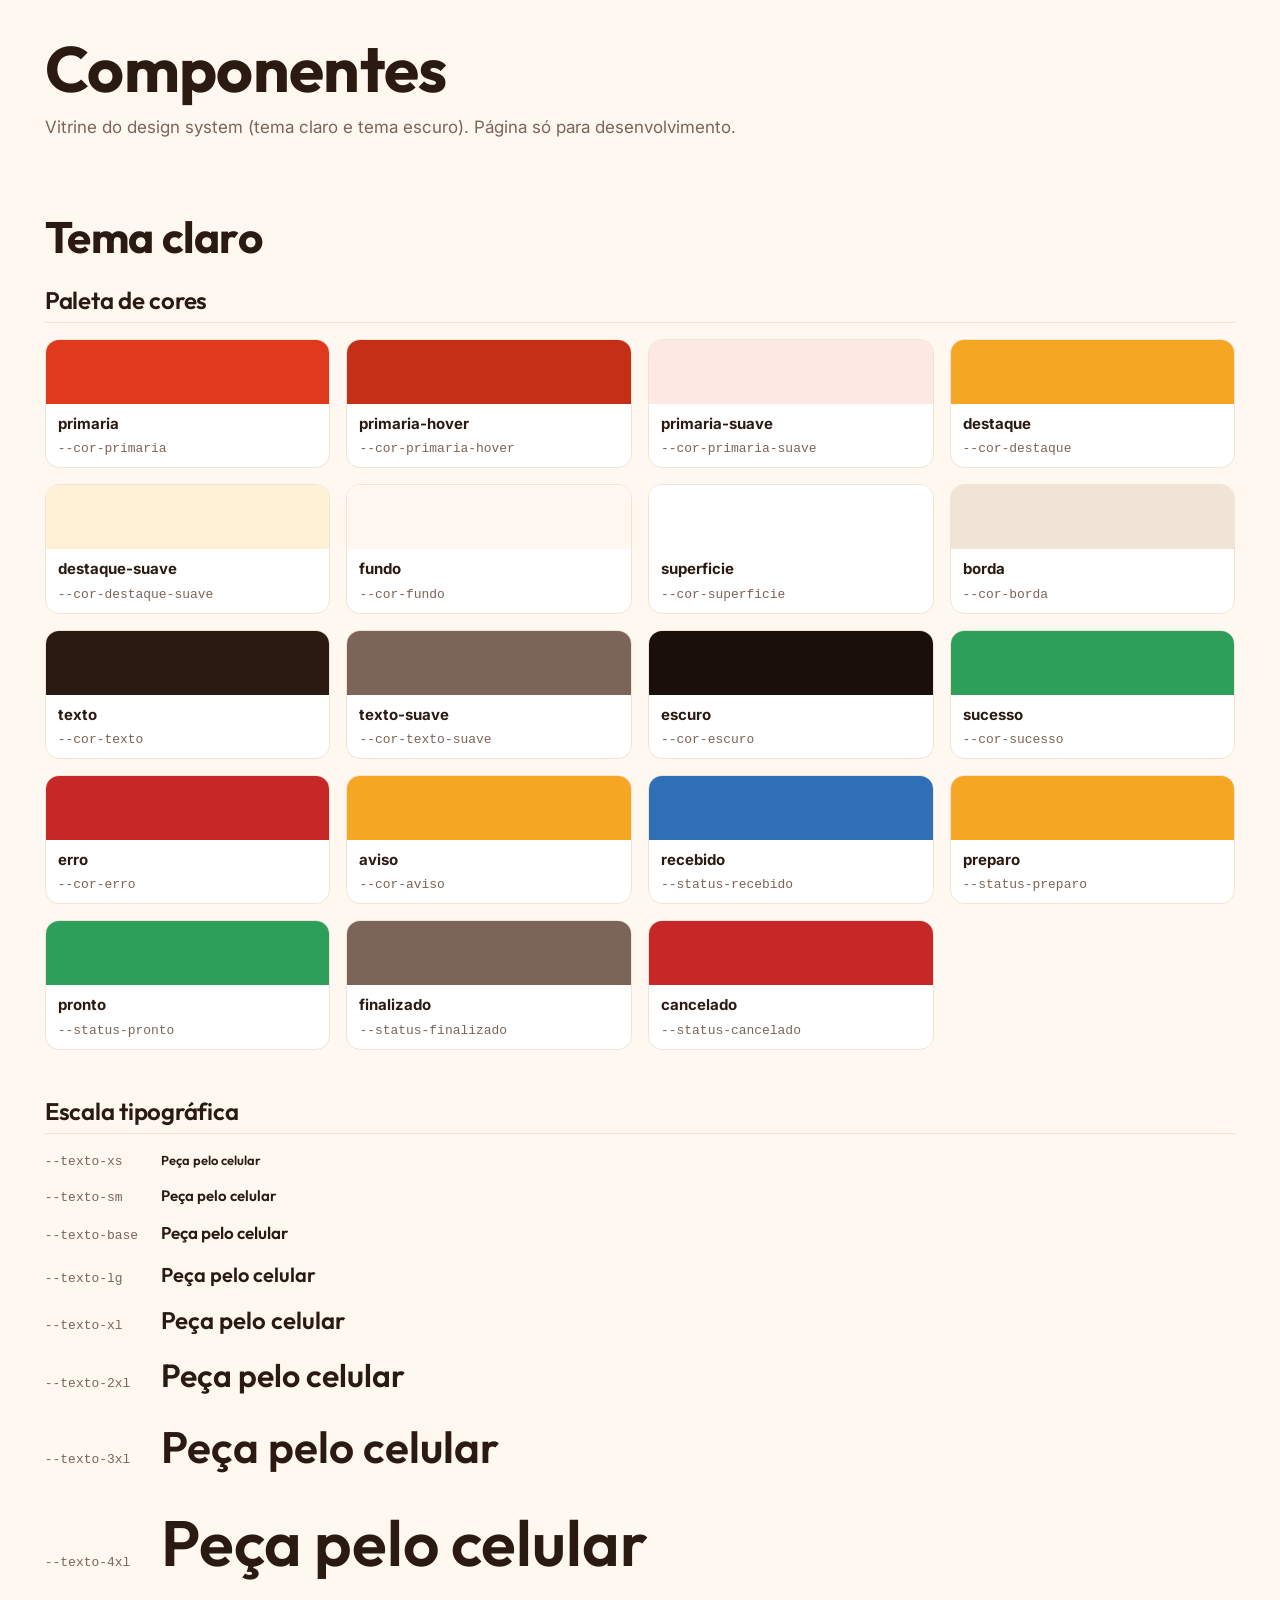
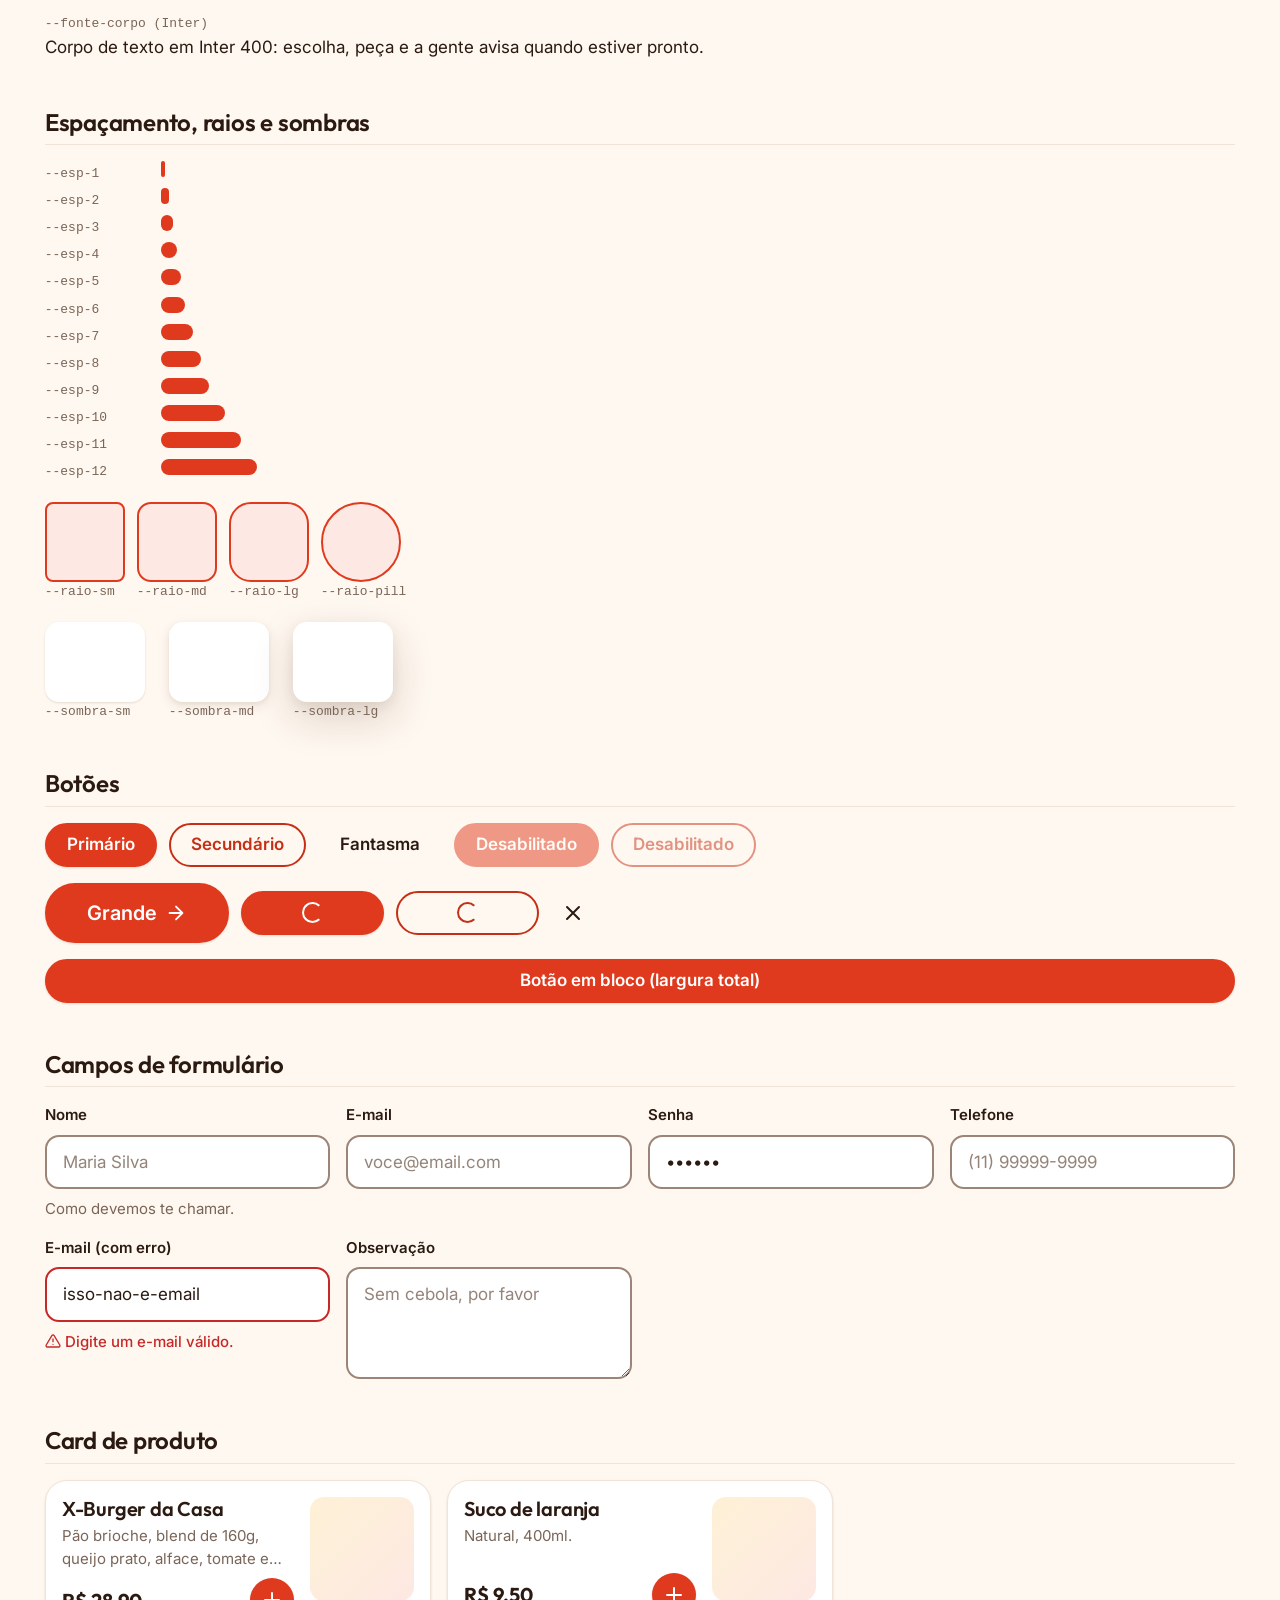
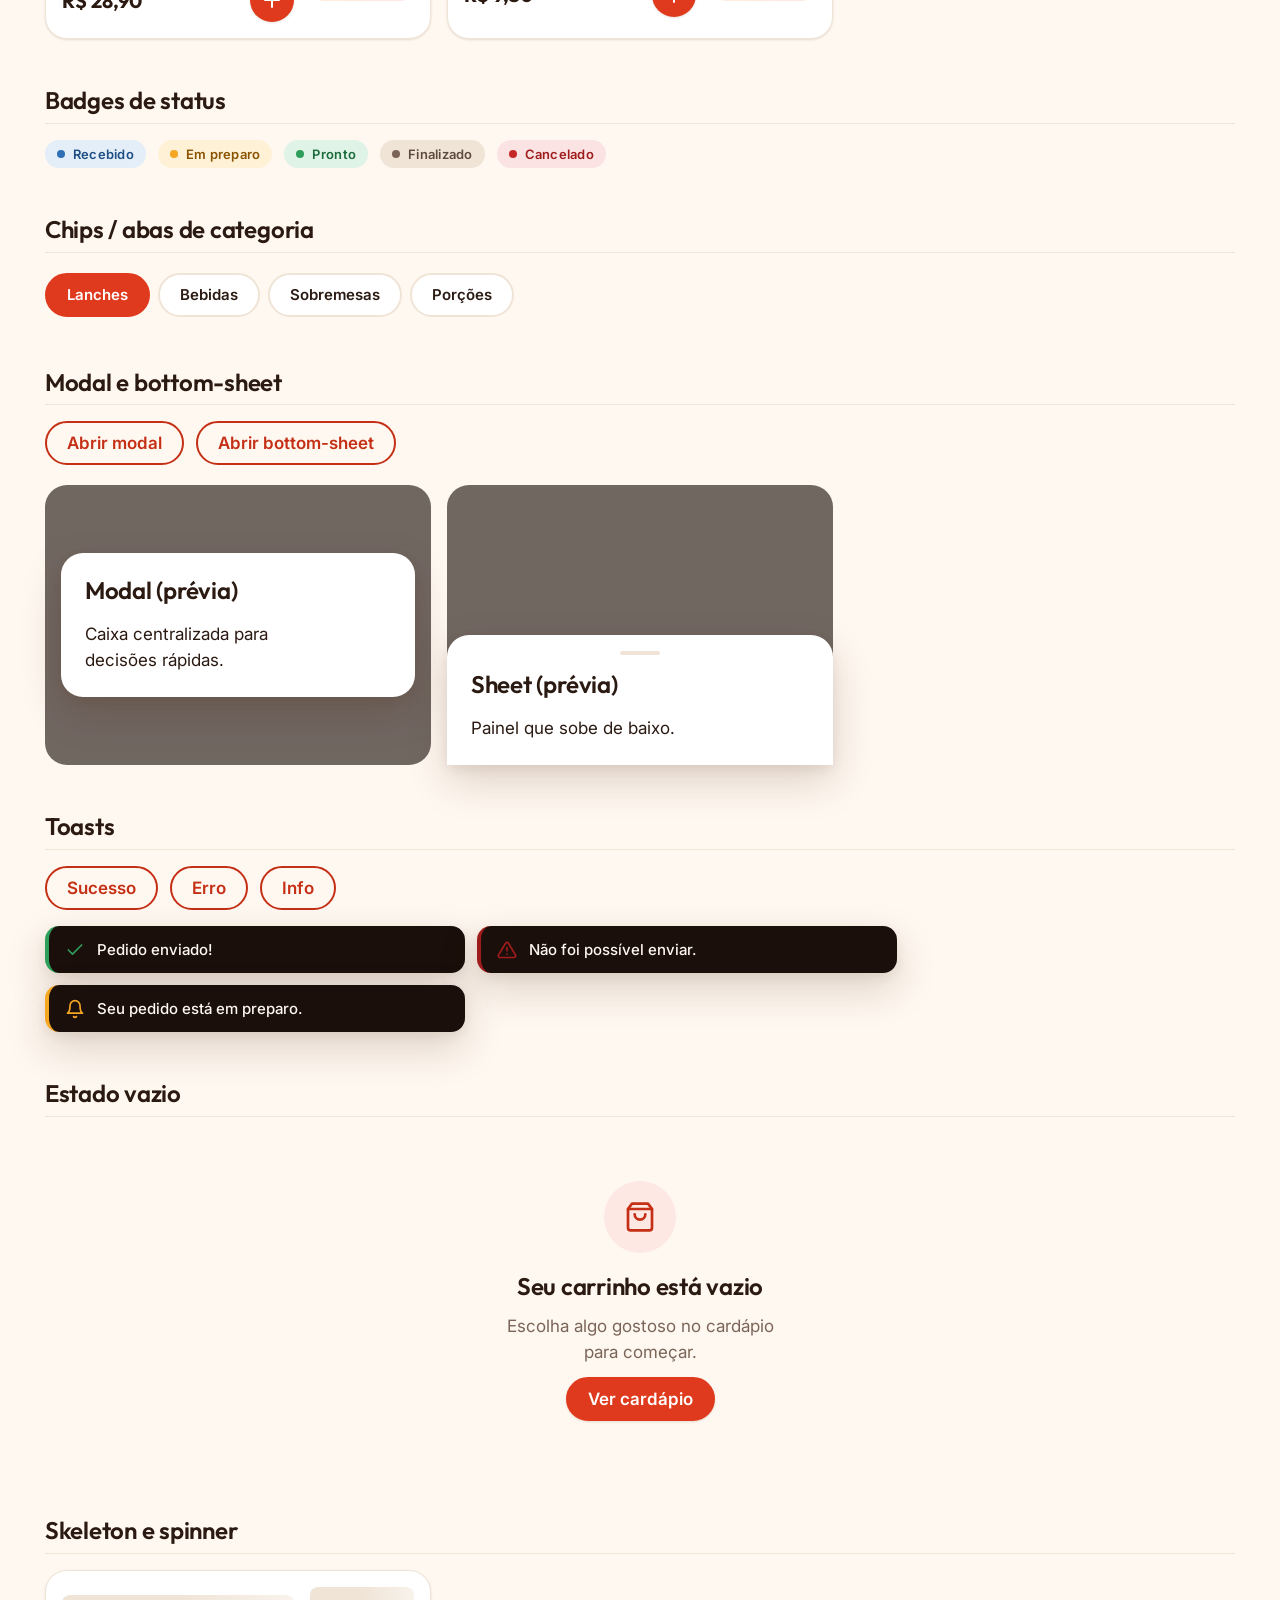
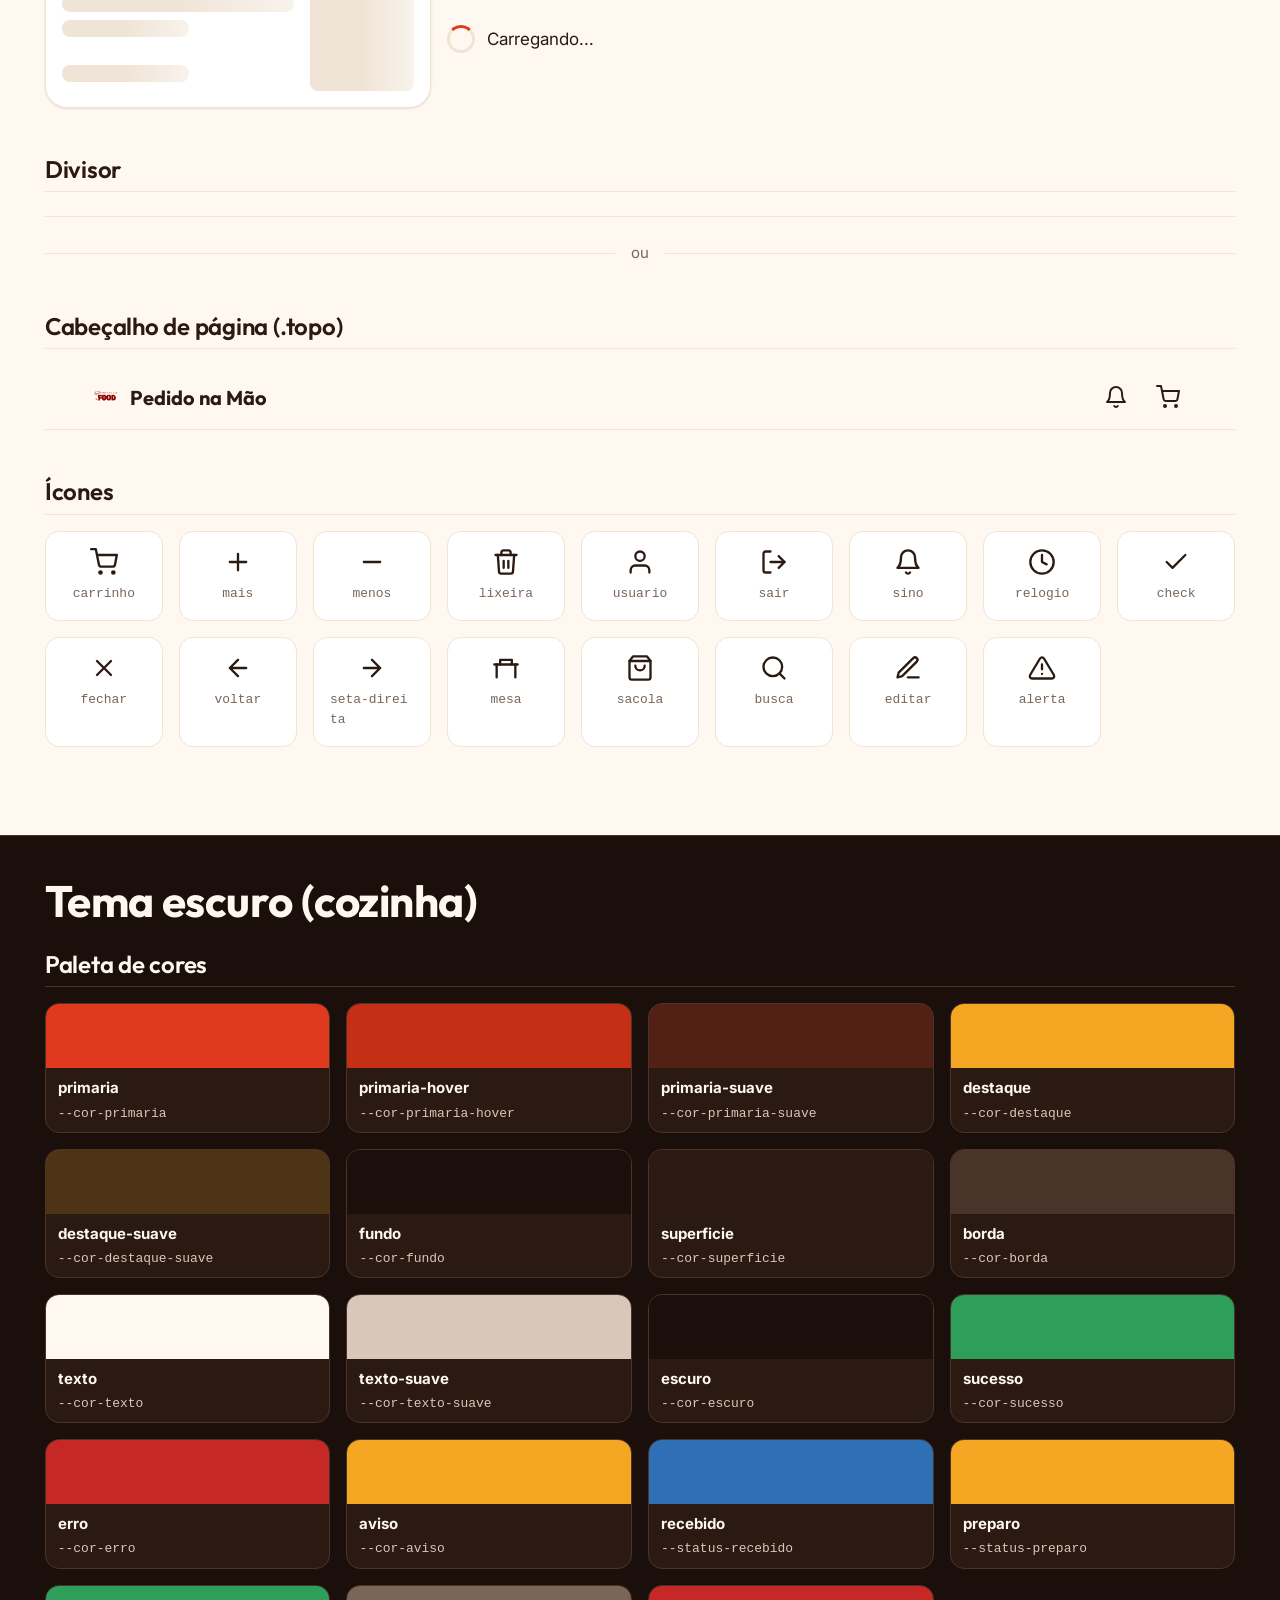
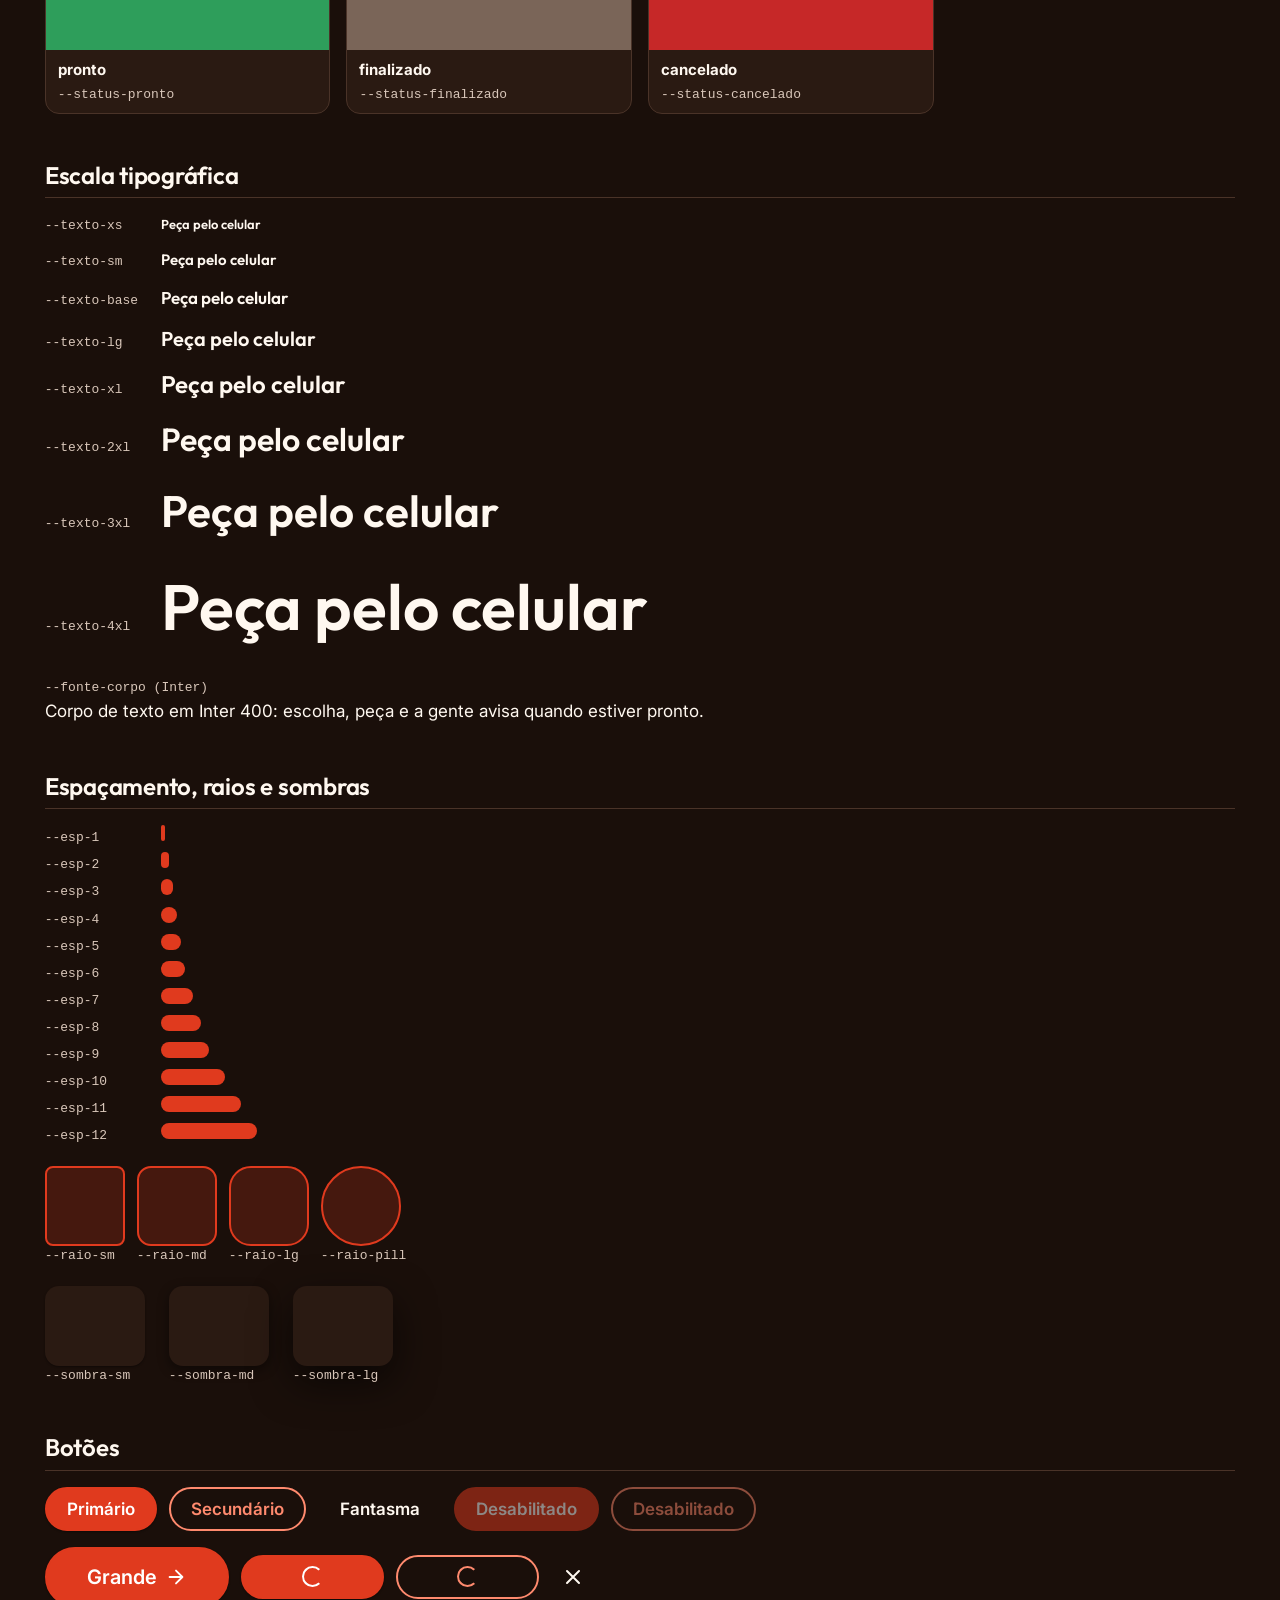
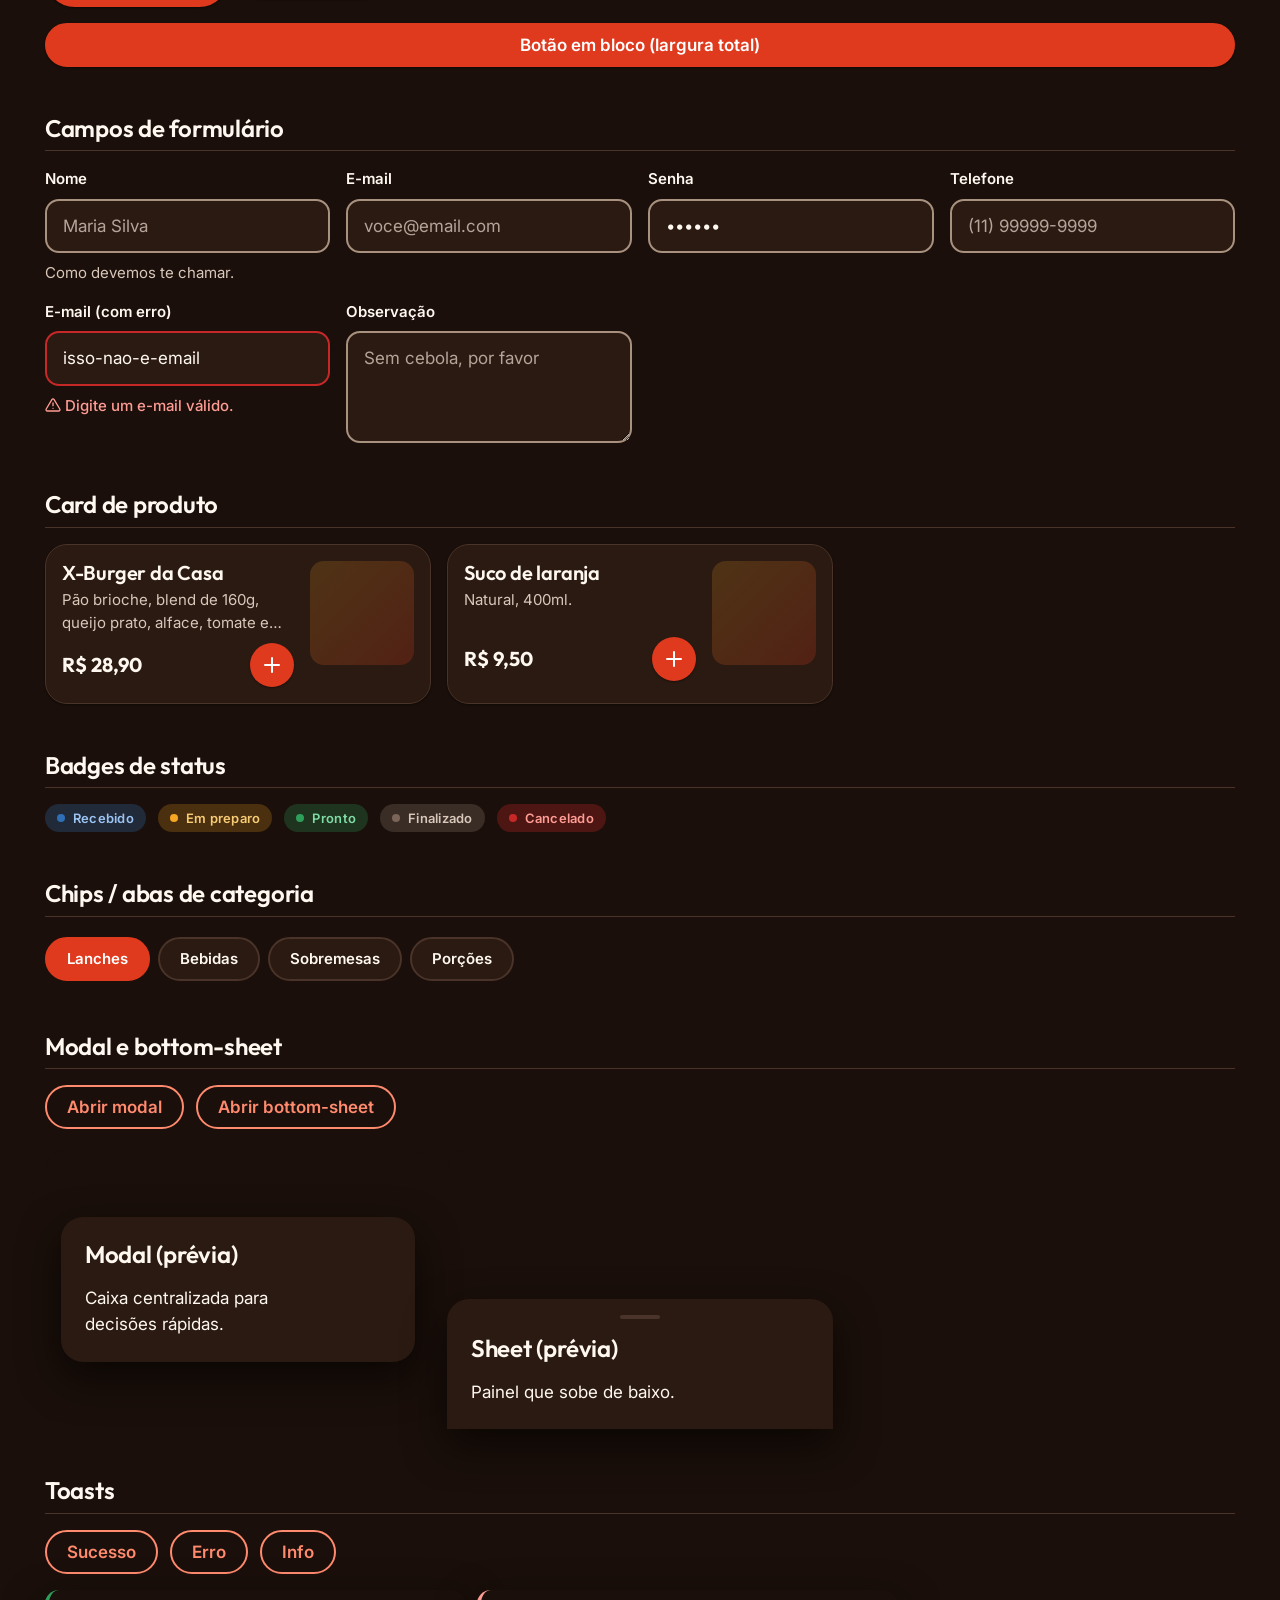
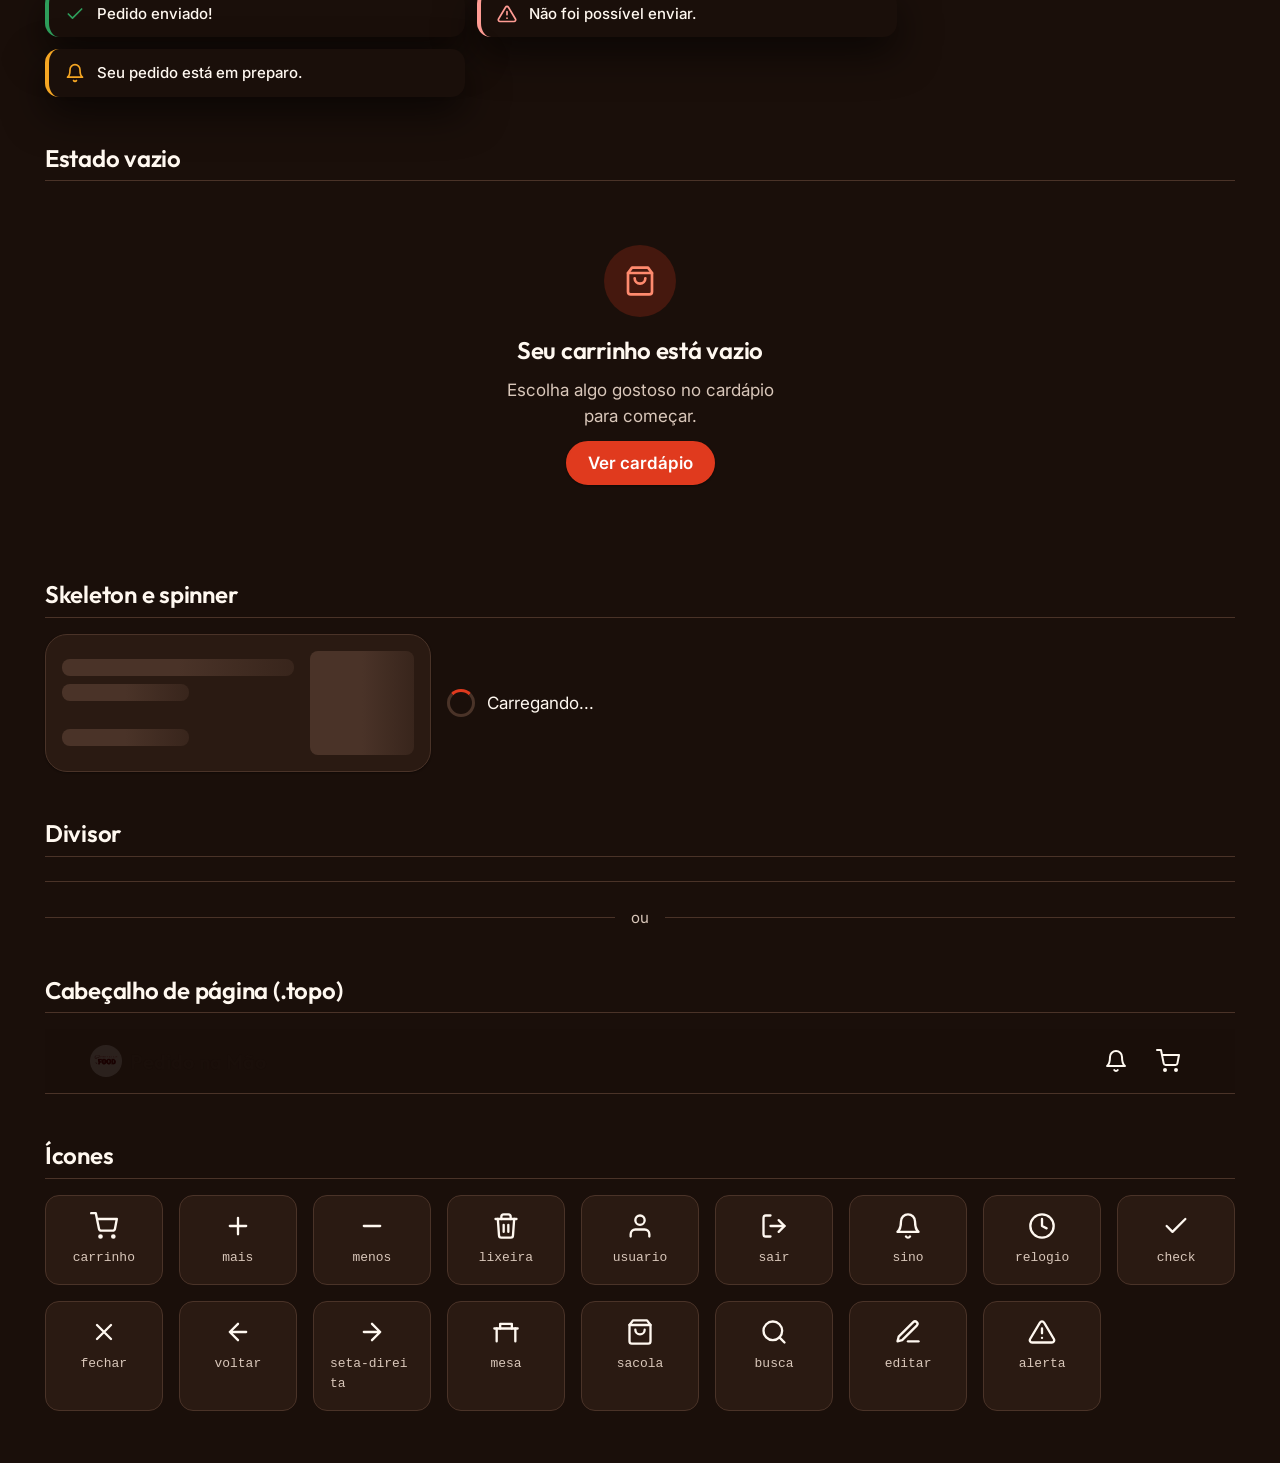
<file: dev/componentes.html>
<!DOCTYPE html>
<html lang="pt-BR">
<head>
  <meta charset="utf-8">
  <meta name="viewport" content="width=device-width, initial-scale=1">
  <meta name="robots" content="noindex">
  <title>Componentes — página de desenvolvimento</title>
  <link rel="preconnect" href="https://fonts.googleapis.com">
  <link rel="preconnect" href="https://fonts.gstatic.com" crossorigin>
  <link rel="stylesheet" href="https://fonts.googleapis.com/css2?family=Inter:wght@400;500;600&family=Outfit:wght@600;700&display=swap">
  <link rel="stylesheet" href="../css/tokens.css">
  <link rel="stylesheet" href="../css/base.css">
  <link rel="stylesheet" href="../css/componentes.css">

  <!-- Estilos exclusivos desta página de vitrine (layout da documentação). -->
  <style>
    .vitrine { padding-block: var(--esp-8); }
    .vitrine h2 { margin-bottom: var(--esp-6); }
    .bloco { margin-bottom: var(--esp-9); }
    .bloco > h3 { margin-bottom: var(--esp-4); padding-bottom: var(--esp-2); border-bottom: 1px solid var(--cor-borda); }
    .linha { display: flex; flex-wrap: wrap; align-items: center; gap: var(--esp-3); }
    .grade { display: grid; gap: var(--esp-4); grid-template-columns: repeat(auto-fill, minmax(min(100%, 240px), 1fr)); }
    .nome-var { font-family: ui-monospace, Consolas, monospace; font-size: var(--texto-xs); color: var(--cor-texto-suave); word-break: break-all; }
    .amostra { overflow: hidden; background: var(--cor-superficie); border: 1px solid var(--cor-borda); border-radius: var(--raio-md); }
    .amostra-cor { height: 64px; }
    .amostra-info { padding: var(--esp-2) var(--esp-3); font-size: var(--texto-sm); }
    .icone-celula { display: flex; flex-direction: column; align-items: center; gap: var(--esp-2); padding: var(--esp-4); background: var(--cor-superficie); border: 1px solid var(--cor-borda); border-radius: var(--raio-md); }
    .tipo-linha { display: flex; flex-wrap: wrap; align-items: baseline; gap: var(--esp-4); margin-bottom: var(--esp-3); }
    .tipo-linha .nome-var { min-width: 100px; }
    .espaco-barra { height: 16px; background: var(--cor-primaria); border-radius: var(--raio-sm); }
    .raio-caixa { width: 80px; height: 80px; background: var(--cor-primaria-suave); border: 2px solid var(--cor-primaria); }
    .sombra-caixa { width: 100px; height: 80px; background: var(--cor-superficie); border-radius: var(--raio-md); }
    .tema-escuro.vitrine { border-top: 1px solid var(--cor-borda); }
    .cabecalho-dev { padding-block: var(--esp-7); }
    .cabecalho-dev p { color: var(--cor-texto-suave); margin-top: var(--esp-2); }
  </style>
</head>
<body>
  <header class="container cabecalho-dev">
    <h1>Componentes</h1>
    <p>Vitrine do design system (tema claro e tema escuro). Página só para desenvolvimento.</p>
  </header>

  <!-- Cada tema recebe uma cópia do mesmo template (ver script no fim). -->
  <section class="vitrine" id="tema-claro" aria-label="Tema claro">
    <div class="container" data-destino></div>
  </section>

  <section class="vitrine tema-escuro" id="tema-escuro" aria-label="Tema escuro">
    <div class="container" data-destino></div>
  </section>

  <template id="modelo-vitrine">
    <h2 data-titulo-tema>Tema</h2>

    <!-- PALETA -->
    <div class="bloco">
      <h3>Paleta de cores</h3>
      <div class="grade" data-paleta></div>
    </div>

    <!-- TIPOGRAFIA -->
    <div class="bloco">
      <h3>Escala tipográfica</h3>
      <div data-tipografia></div>
    </div>

    <!-- ESPAÇAMENTO / RAIOS / SOMBRAS -->
    <div class="bloco">
      <h3>Espaçamento, raios e sombras</h3>
      <div data-espacos></div>
      <div class="linha" style="margin-top: var(--esp-5)">
        <div><div class="raio-caixa" style="border-radius: var(--raio-sm)"></div><p class="nome-var">--raio-sm</p></div>
        <div><div class="raio-caixa" style="border-radius: var(--raio-md)"></div><p class="nome-var">--raio-md</p></div>
        <div><div class="raio-caixa" style="border-radius: var(--raio-lg)"></div><p class="nome-var">--raio-lg</p></div>
        <div><div class="raio-caixa" style="border-radius: var(--raio-pill)"></div><p class="nome-var">--raio-pill</p></div>
      </div>
      <div class="linha" style="margin-top: var(--esp-5); gap: var(--esp-6)">
        <div><div class="sombra-caixa" style="box-shadow: var(--sombra-sm)"></div><p class="nome-var">--sombra-sm</p></div>
        <div><div class="sombra-caixa" style="box-shadow: var(--sombra-md)"></div><p class="nome-var">--sombra-md</p></div>
        <div><div class="sombra-caixa" style="box-shadow: var(--sombra-lg)"></div><p class="nome-var">--sombra-lg</p></div>
      </div>
    </div>

    <!-- BOTÕES -->
    <div class="bloco">
      <h3>Botões</h3>
      <div class="linha">
        <button class="btn btn-primario">Primário</button>
        <button class="btn btn-secundario">Secundário</button>
        <button class="btn btn-fantasma">Fantasma</button>
        <button class="btn btn-primario" disabled>Desabilitado</button>
        <button class="btn btn-secundario" disabled>Desabilitado</button>
      </div>
      <div class="linha" style="margin-top: var(--esp-4)">
        <button class="btn btn-primario btn-grande">Grande <span data-icone="seta-direita" data-tamanho="22"></span></button>
        <button class="btn btn-primario btn-carregando" data-alternar-carregando>Carregando</button>
        <button class="btn btn-secundario btn-carregando">Carregando</button>
        <button class="btn btn-fantasma btn-icone" aria-label="Fechar"><span data-icone="fechar"></span></button>
      </div>
      <div style="margin-top: var(--esp-4)">
        <button class="btn btn-primario btn-bloco">Botão em bloco (largura total)</button>
      </div>
    </div>

    <!-- CAMPOS -->
    <div class="bloco">
      <h3>Campos de formulário</h3>
      <div class="grade">
        <div class="campo">
          <label data-id-prefixo="for" for="nome">Nome</label>
          <input type="text" data-id="nome" placeholder="Maria Silva" autocomplete="off">
          <p class="campo-ajuda">Como devemos te chamar.</p>
        </div>
        <div class="campo">
          <label data-id-prefixo="for" for="email">E-mail</label>
          <input type="email" data-id="email" placeholder="voce@email.com" autocomplete="off">
        </div>
        <div class="campo">
          <label data-id-prefixo="for" for="senha">Senha</label>
          <input type="password" data-id="senha" value="123456" autocomplete="off">
        </div>
        <div class="campo">
          <label data-id-prefixo="for" for="tel">Telefone</label>
          <input type="tel" data-id="tel" placeholder="(11) 99999-9999" autocomplete="off">
        </div>
        <div class="campo campo-erro">
          <label data-id-prefixo="for" for="email-erro">E-mail (com erro)</label>
          <input type="email" data-id="email-erro" value="isso-nao-e-email" aria-invalid="true" autocomplete="off">
          <p class="campo-mensagem-erro"><span data-icone="alerta" data-tamanho="16"></span> Digite um e-mail válido.</p>
        </div>
        <div class="campo">
          <label data-id-prefixo="for" for="obs">Observação</label>
          <textarea data-id="obs" placeholder="Sem cebola, por favor"></textarea>
        </div>
      </div>
    </div>

    <!-- CARD DE PRODUTO -->
    <div class="bloco">
      <h3>Card de produto</h3>
      <div class="grade" style="grid-template-columns: repeat(auto-fill, minmax(min(100%, 340px), 1fr))">
        <article class="card-produto">
          <div class="card-produto-imagem"></div>
          <div class="card-produto-corpo">
            <h4 class="card-produto-nome">X-Burger da Casa</h4>
            <p class="card-produto-descricao">Pão brioche, blend de 160g, queijo prato, alface, tomate e molho especial da casa.</p>
          </div>
          <div class="card-produto-rodape">
            <span class="card-produto-preco" data-moeda="2890"></span>
            <button class="card-produto-add" aria-label="Adicionar X-Burger da Casa"><span data-icone="mais"></span></button>
          </div>
        </article>
        <article class="card-produto">
          <div class="card-produto-imagem"></div>
          <div class="card-produto-corpo">
            <h4 class="card-produto-nome">Suco de laranja</h4>
            <p class="card-produto-descricao">Natural, 400ml.</p>
          </div>
          <div class="card-produto-rodape">
            <span class="card-produto-preco" data-moeda="950"></span>
            <button class="card-produto-add" aria-label="Adicionar Suco de laranja"><span data-icone="mais"></span></button>
          </div>
        </article>
      </div>
    </div>

    <!-- BADGES -->
    <div class="bloco">
      <h3>Badges de status</h3>
      <div class="linha">
        <span class="badge badge-recebido">Recebido</span>
        <span class="badge badge-preparo">Em preparo</span>
        <span class="badge badge-pronto">Pronto</span>
        <span class="badge badge-finalizado">Finalizado</span>
        <span class="badge badge-cancelado">Cancelado</span>
      </div>
    </div>

    <!-- CHIPS -->
    <div class="bloco">
      <h3>Chips / abas de categoria</h3>
      <div class="chips" role="tablist" aria-label="Categorias de exemplo">
        <button class="chip chip-ativo" role="tab" aria-selected="true">Lanches</button>
        <button class="chip" role="tab" aria-selected="false">Bebidas</button>
        <button class="chip" role="tab" aria-selected="false">Sobremesas</button>
        <button class="chip" role="tab" aria-selected="false">Porções</button>
      </div>
    </div>

    <!-- MODAL / SHEET -->
    <div class="bloco">
      <h3>Modal e bottom-sheet</h3>
      <div class="linha">
        <button class="btn btn-secundario" data-abrir="modal">Abrir modal</button>
        <button class="btn btn-secundario" data-abrir="sheet">Abrir bottom-sheet</button>
      </div>
      <div class="grade" style="margin-top: var(--esp-5); grid-template-columns: repeat(auto-fill, minmax(min(100%, 320px), 1fr))">
        <div class="sobreposicao sobreposicao-estatica">
          <div class="modal">
            <div class="modal-topo"><h3>Modal (prévia)</h3></div>
            <p>Caixa centralizada para decisões rápidas.</p>
          </div>
        </div>
        <div class="sobreposicao sobreposicao-sheet sobreposicao-estatica">
          <div class="sheet">
            <div class="modal-topo"><h3>Sheet (prévia)</h3></div>
            <p>Painel que sobe de baixo.</p>
          </div>
        </div>
      </div>

      <div class="sobreposicao" data-modal role="dialog" aria-modal="true" aria-label="Exemplo de modal" tabindex="-1">
        <div class="modal">
          <div class="modal-topo">
            <h3>Remover item?</h3>
            <button class="btn btn-fantasma btn-icone" data-fechar aria-label="Fechar"><span data-icone="fechar"></span></button>
          </div>
          <p>O item sairá do seu pedido. Você pode adicioná-lo de novo depois.</p>
          <div class="modal-acoes">
            <button class="btn btn-primario" data-fechar>Remover</button>
            <button class="btn btn-fantasma" data-fechar>Cancelar</button>
          </div>
        </div>
      </div>
      <div class="sobreposicao sobreposicao-sheet" data-sheet role="dialog" aria-modal="true" aria-label="Exemplo de bottom-sheet" tabindex="-1">
        <div class="sheet">
          <div class="modal-topo">
            <h3>Seu pedido</h3>
            <button class="btn btn-fantasma btn-icone" data-fechar aria-label="Fechar"><span data-icone="fechar"></span></button>
          </div>
          <p>2 itens · <span data-moeda="3840"></span></p>
          <div class="modal-acoes">
            <button class="btn btn-primario btn-bloco" data-fechar>Confirmar pedido</button>
          </div>
        </div>
      </div>
    </div>

    <!-- TOASTS -->
    <div class="bloco">
      <h3>Toasts</h3>
      <div class="linha">
        <button class="btn btn-secundario" data-toast="sucesso">Sucesso</button>
        <button class="btn btn-secundario" data-toast="erro">Erro</button>
        <button class="btn btn-secundario" data-toast="info">Info</button>
      </div>
      <div class="linha" style="margin-top: var(--esp-4)">
        <div class="toast toast-sucesso" style="animation: none"><span data-icone="check" data-tamanho="20"></span><span>Pedido enviado!</span></div>
        <div class="toast toast-erro" style="animation: none"><span data-icone="alerta" data-tamanho="20"></span><span>Não foi possível enviar.</span></div>
        <div class="toast toast-info" style="animation: none"><span data-icone="sino" data-tamanho="20"></span><span>Seu pedido está em preparo.</span></div>
      </div>
    </div>

    <!-- VAZIO, SKELETON, SPINNER, DIVISOR -->
    <div class="bloco">
      <h3>Estado vazio</h3>
      <div class="vazio">
        <div class="vazio-icone"><span data-icone="sacola" data-tamanho="32"></span></div>
        <h3>Seu carrinho está vazio</h3>
        <p>Escolha algo gostoso no cardápio para começar.</p>
        <button class="btn btn-primario">Ver cardápio</button>
      </div>
    </div>

    <div class="bloco">
      <h3>Skeleton e spinner</h3>
      <div class="grade" style="grid-template-columns: repeat(auto-fill, minmax(min(100%, 340px), 1fr))">
        <div class="card-produto" aria-busy="true">
          <div class="card-produto-imagem skeleton"></div>
          <div class="card-produto-corpo">
            <div class="skeleton skeleton-linha"></div>
            <div class="skeleton skeleton-linha skeleton-curta"></div>
          </div>
          <div class="card-produto-rodape"><div class="skeleton skeleton-linha skeleton-curta"></div></div>
        </div>
        <div class="linha"><span class="spinner" role="status" aria-label="Carregando"></span> <span>Carregando...</span></div>
      </div>
    </div>

    <div class="bloco">
      <h3>Divisor</h3>
      <hr class="divisor">
      <div class="divisor divisor-texto">ou</div>
    </div>

    <!-- TOPO -->
    <div class="bloco">
      <h3>Cabeçalho de página (.topo)</h3>
      <div class="topo" style="position: static">
        <div class="container topo-conteudo">
          <a class="marca" href="#" data-marca="padrao"></a>
          <div class="topo-acao">
            <button class="btn btn-fantasma btn-icone" aria-label="Notificações"><span data-icone="sino"></span></button>
            <button class="btn btn-fantasma btn-icone" aria-label="Carrinho"><span data-icone="carrinho"></span></button>
          </div>
        </div>
      </div>
    </div>

    <!-- ÍCONES -->
    <div class="bloco">
      <h3>Ícones</h3>
      <div class="grade" style="grid-template-columns: repeat(auto-fill, minmax(min(100%, 110px), 1fr))" data-icones></div>
    </div>
  </template>

  <script type="module" src="../js/marca.js"></script>
  <script type="module">
    import { ICONES, icone } from "../js/icones.js";
    import { formatarMoeda, mostrarToast } from "../js/utils.js";
    import { inicializarMarca } from "../js/marca.js";

    /* Listas usadas para gerar a documentação visual. */
    const CORES = [
      "cor-primaria", "cor-primaria-hover", "cor-primaria-suave", "cor-destaque",
      "cor-destaque-suave", "cor-fundo", "cor-superficie", "cor-borda", "cor-texto",
      "cor-texto-suave", "cor-escuro", "cor-sucesso", "cor-erro", "cor-aviso",
      "status-recebido", "status-preparo", "status-pronto", "status-finalizado", "status-cancelado",
    ];
    const TEXTOS = ["xs", "sm", "base", "lg", "xl", "2xl", "3xl", "4xl"];
    const ESPACOS = [1, 2, 3, 4, 5, 6, 7, 8, 9, 10, 11, 12];

    const modelo = document.getElementById("modelo-vitrine");
    let contadorIds = 0;

    function montarTema(secao, titulo) {
      const sufixo = `-${++contadorIds}`; // ids únicos entre os dois temas
      const destino = secao.querySelector("[data-destino]");
      destino.appendChild(modelo.content.cloneNode(true));

      destino.querySelector("[data-titulo-tema]").textContent = titulo;

      destino.querySelector("[data-paleta]").innerHTML = CORES.map((c) => `
        <div class="amostra">
          <div class="amostra-cor" style="background: var(--${c})"></div>
          <div class="amostra-info"><strong>${c.replace(/^(cor|status)-/, "")}</strong><br><span class="nome-var">--${c}</span></div>
        </div>`).join("");

      destino.querySelector("[data-tipografia]").innerHTML = TEXTOS.map((t) => `
        <div class="tipo-linha">
          <span class="nome-var">--texto-${t}</span>
          <span style="font-size: var(--texto-${t}); font-family: var(--fonte-titulo); font-weight: 600">Peça pelo celular</span>
        </div>`).join("") + `
        <p style="margin-top: var(--esp-4)"><span class="nome-var">--fonte-corpo (Inter)</span><br>
        Corpo de texto em Inter 400: escolha, peça e a gente avisa quando estiver pronto.</p>`;

      destino.querySelector("[data-espacos]").innerHTML = ESPACOS.map((n) => `
        <div class="tipo-linha" style="margin-bottom: var(--esp-1)">
          <span class="nome-var">--esp-${n}</span>
          <span class="espaco-barra" style="width: var(--esp-${n})"></span>
        </div>`).join("");

      destino.querySelector("[data-icones]").innerHTML = Object.keys(ICONES).map((nome) => `
        <div class="icone-celula">${icone(nome, 28)}<span class="nome-var">${nome}</span></div>`).join("");

      // Ícones e moedas inline
      destino.querySelectorAll("[data-icone]").forEach((el) => {
        el.style.display = "inline-flex";
        el.innerHTML = icone(el.dataset.icone, Number(el.dataset.tamanho) || 24);
      });
      destino.querySelectorAll("[data-moeda]").forEach((el) => {
        el.textContent = formatarMoeda(Number(el.dataset.moeda));
      });

      // Ids únicos para pares label/input
      destino.querySelectorAll("[data-id]").forEach((input) => {
        const id = input.dataset.id + sufixo;
        input.id = id;
        input.closest(".campo").querySelector("label").setAttribute("for", id);
      });
      inicializarMarca(destino);
    }

    montarTema(document.getElementById("tema-claro"), "Tema claro");
    montarTema(document.getElementById("tema-escuro"), "Tema escuro (cozinha)");

    /* Interações da vitrine */
    let ultimoFoco = null;

    document.addEventListener("click", (e) => {
      const abrir = e.target.closest("[data-abrir]");
      if (abrir) {
        const painel = abrir.closest(".vitrine").querySelector(`[data-${abrir.dataset.abrir}]`);
        ultimoFoco = abrir;
        painel.classList.add("aberto");
        painel.querySelector("button")?.focus();
        return;
      }
      const fechar = e.target.closest("[data-fechar]");
      const fundo = e.target.classList.contains("sobreposicao") ? e.target : null;
      if (fechar || (fundo && fundo.matches("[data-modal], [data-sheet]"))) {
        (fundo || fechar.closest(".sobreposicao")).classList.remove("aberto");
        ultimoFoco?.focus();
        return;
      }
      const toast = e.target.closest("[data-toast]");
      if (toast) {
        const mensagens = { sucesso: "Pedido enviado com sucesso!", erro: "Não foi possível enviar o pedido.", info: "Seu pedido está em preparo." };
        mostrarToast(mensagens[toast.dataset.toast], toast.dataset.toast);
      }
    });

    document.addEventListener("keydown", (e) => {
      if (e.key !== "Escape") return;
      document.querySelectorAll(".sobreposicao.aberto").forEach((p) => p.classList.remove("aberto"));
      ultimoFoco?.focus();
    });
  </script>
</body>
</html>
</file>
<file: css/tokens.css>
/* =====================================================================
   tokens.css  |  FASE 2  |  Design tokens (única fonte de valores)
   PORQUÊ: todo valor de cor, espaçamento, raio, sombra e tempo mora
   aqui. Os componentes só usam var(--...), então trocar a identidade
   visual (ou criar o tema escuro da cozinha) é mexer em UM arquivo.
   ===================================================================== */

:root {
  /* ---------- Cores de marca (tons de comida: tomate e mostarda) ---------- */
  --cor-primaria: #E03A1E;          /* tomate */
  --cor-primaria-hover: #C42F15;
  --cor-primaria-suave: #FDE8E3;
  --cor-destaque: #F5A623;          /* mostarda */
  --cor-destaque-suave: #FEF1D6;

  /* ---------- Superfícies e texto (quentes, nunca cinza frio) ---------- */
  --cor-fundo: #FFF8F0;             /* papel */
  --cor-superficie: #FFFFFF;
  --cor-borda: #F0E4D6;
  --cor-texto: #2B1A12;
  --cor-texto-suave: #7A6558;       /* 5,2:1 sobre o fundo -> AA */
  --cor-escuro: #1A0F0A;            /* hero e cozinha */

  /* ---------- Feedback ---------- */
  --cor-sucesso: #2E9E5B;
  --cor-erro: #C62828;
  --cor-aviso: #F5A623;

  /* ---------- Cores auxiliares (acessibilidade) ----------
     --cor-sobre-primaria: texto em cima do tomate. Fica FIXO (não muda
       no tema escuro) para o botão primário ser sempre branco.
     --cor-primaria-texto: tomate usado COMO COR DE TEXTO. O #E03A1E puro
       dá só 4,4:1 sobre branco; o tom do hover passa de 5,5:1 (AA).
     --cor-borda-campo: borda de inputs; --cor-borda é bonita mas fraca
       demais (<3:1) para delimitar um campo de formulário. */
  --cor-sobre-primaria: #FFFFFF;
  --cor-primaria-texto: #C42F15;
  --cor-borda-campo: #9C8576;
  --cor-texto-sobre-escuro: #FFF8F0;
  --cor-texto-suave-sobre-escuro: #D9C7BA;

  /* ---------- Status do pedido ----------
     Cada status tem 3 tons: forte (ponto/borda), suave (fundo do badge)
     e texto (escurecido para passar AA sobre o fundo suave). */
  --status-recebido: #2F6FB5;
  --status-recebido-suave: #E3EEF9;
  --status-recebido-texto: #1F4E85;

  --status-preparo: #F5A623;
  --status-preparo-suave: #FEF1D6;
  --status-preparo-texto: #8A5200;

  --status-pronto: #2E9E5B;
  --status-pronto-suave: #DFF3E7;
  --status-pronto-texto: #1B6B3B;

  --status-finalizado: #7A6558;
  --status-finalizado-suave: #F0E4D6;
  --status-finalizado-texto: #5C4A3F;

  --status-cancelado: #C62828;
  --status-cancelado-suave: #FBE3E3;
  --status-cancelado-texto: #9E1C1C;

  /* ---------- Tipografia ----------
     Outfit nos títulos (personalidade), Inter no corpo (leitura).
     Escala fluida com clamp(): cresce suavemente entre 360px e 1280px
     sem precisar de media queries. O corpo nunca fica abaixo de 16px
     (evita zoom automático de inputs no iOS). */
  --fonte-titulo: "Outfit", system-ui, -apple-system, "Segoe UI", sans-serif;
  --fonte-corpo: "Inter", system-ui, -apple-system, "Segoe UI", sans-serif;

  --texto-xs: clamp(0.75rem, 0.73rem + 0.1vw, 0.8125rem);
  --texto-sm: clamp(0.875rem, 0.85rem + 0.12vw, 0.9375rem);
  --texto-base: clamp(1rem, 0.97rem + 0.15vw, 1.0625rem);
  --texto-lg: clamp(1.125rem, 1.07rem + 0.27vw, 1.25rem);
  --texto-xl: clamp(1.25rem, 1.15rem + 0.5vw, 1.5rem);
  --texto-2xl: clamp(1.5rem, 1.3rem + 1vw, 2rem);
  --texto-3xl: clamp(1.875rem, 1.5rem + 1.9vw, 2.75rem);
  --texto-4xl: clamp(2.25rem, 1.6rem + 3.2vw, 4rem);

  /* ---------- Espaçamento (escala de 4px) ---------- */
  --esp-1: 0.25rem;   /*  4px */
  --esp-2: 0.5rem;    /*  8px */
  --esp-3: 0.75rem;   /* 12px */
  --esp-4: 1rem;      /* 16px */
  --esp-5: 1.25rem;   /* 20px */
  --esp-6: 1.5rem;    /* 24px */
  --esp-7: 2rem;      /* 32px */
  --esp-8: 2.5rem;    /* 40px */
  --esp-9: 3rem;      /* 48px */
  --esp-10: 4rem;     /* 64px */
  --esp-11: 5rem;     /* 80px */
  --esp-12: 6rem;     /* 96px */

  --container-max: 1100px;
  --container-pad: clamp(1rem, 4vw, 2rem);
  --alvo-toque: 44px; /* tamanho mínimo de qualquer alvo clicável */

  /* ---------- Raios ---------- */
  --raio-sm: 8px;
  --raio-md: 14px;
  --raio-lg: 22px;
  --raio-pill: 999px;

  /* ---------- Sombras quentes ----------
     Marrom translúcido em vez de preto: sombra cinza fria destoa do
     fundo cor de papel e deixa o visual "frio". */
  --sombra-sm: 0 1px 2px rgba(74, 36, 16, 0.08), 0 1px 3px rgba(74, 36, 16, 0.06);
  --sombra-md: 0 4px 12px rgba(74, 36, 16, 0.10), 0 2px 4px rgba(74, 36, 16, 0.06);
  --sombra-lg: 0 16px 40px rgba(74, 36, 16, 0.18), 0 4px 12px rgba(74, 36, 16, 0.08);

  /* ---------- Transições ---------- */
  --transicao-rapida: 150ms ease;
  --transicao: 250ms ease;

  /* ---------- Camadas (z-index nomeados) ---------- */
  --z-base: 1;
  --z-topo: 100;
  --z-modal: 1000;
  --z-toast: 1100;
}

/* =====================================================================
   TEMA ESCURO
   PORQUÊ aqui: redefinir os MESMOS tokens dentro de um container faz
   todos os componentes se adaptarem sozinhos (nenhum componente precisa
   saber que existe tema escuro). Previsto para a tela da cozinha.
   Atenção: tokens que dependem de outros (sombras, tons suaves) precisam
   ser redeclarados aqui, pois var() é resolvido onde o token é declarado.
   ===================================================================== */
.tema-escuro {
  --cor-fundo: #1A0F0A;
  --cor-superficie: #2A1A12;
  --cor-borda: #4A3328;
  --cor-borda-campo: #A8917F;
  --cor-texto: #FFF8F0;
  --cor-texto-suave: #D9C7BA;

  --cor-primaria-suave: rgba(224, 58, 30, 0.22);
  --cor-destaque-suave: rgba(245, 166, 35, 0.18);
  /* Tomate mais claro: o tomate puro sobre marrom escuro dá só ~4,3:1. */
  --cor-primaria-texto: #FF8A6E;

  --status-recebido-suave: rgba(47, 111, 181, 0.28);
  --status-recebido-texto: #9CC4F2;
  --status-preparo-suave: rgba(245, 166, 35, 0.22);
  --status-preparo-texto: #F8CB75;
  --status-pronto-suave: rgba(46, 158, 91, 0.26);
  --status-pronto-texto: #7FDBA6;
  --status-finalizado-suave: rgba(217, 199, 186, 0.16);
  --status-finalizado-texto: #D9C7BA;
  --status-cancelado-suave: rgba(198, 40, 40, 0.30);
  --status-cancelado-texto: #FF9C94;

  --sombra-sm: 0 1px 2px rgba(0, 0, 0, 0.40);
  --sombra-md: 0 4px 12px rgba(0, 0, 0, 0.45);
  --sombra-lg: 0 16px 40px rgba(0, 0, 0, 0.60);
}

/* =====================================================================
   TOKENS DO PAINEL SUAVE (FASE 5.1)
   Substituem o quase preto (--cor-escuro) apenas no painel da cozinha
   e no login da equipe, mantendo conforto visual e alto contraste AA.
   ===================================================================== */
:root {
  --painel-fundo: #3B2A21;
  --painel-superficie: #4D382C;
  --painel-superficie-alta: #5A4336;
  --painel-borda: #7A5E4D;
  --painel-texto: #FFF8F0;
  --painel-texto-suave: #E8D8CA;
}

/* =====================================================================
   FLUIDEZ (FASE 5.2)
   Larguras máximas e preenchimentos fluidos para telas largas (1280px a
   2560px) e curva de transição suave para interações de desktop.
   ===================================================================== */
:root {
  --container-desktop: 1280px;
  --container-amplo: 1440px;
  --container-pad-fluido: clamp(1rem, 3.5vw, 3rem);
  --transicao-fluida: 200ms cubic-bezier(0.22, 1, 0.36, 1);
}
</file>
<file: css/base.css>
/* =====================================================================
   base.css  |  FASE 2  |  Reset, tipografia base e utilitários
   Depende de: tokens.css (carregar antes)
   ===================================================================== */

/* Reset moderno: box-sizing previsível e sem margens "surpresa". */
*,
*::before,
*::after {
  box-sizing: border-box;
}

* {
  margin: 0;
}

html {
  /* Impede o iOS de reescalar o texto ao girar o aparelho. */
  -webkit-text-size-adjust: 100%;
  text-size-adjust: 100%;
  scroll-behavior: smooth;
}

body {
  min-height: 100vh;
  min-height: 100dvh; /* dvh evita o "pulo" da barra de endereço no celular */
  background: var(--cor-fundo);
  color: var(--cor-texto);
  font-family: var(--fonte-corpo);
  font-size: var(--texto-base);
  font-weight: 400;
  line-height: 1.55;
  -webkit-font-smoothing: antialiased;
  -moz-osx-font-smoothing: grayscale;
  text-rendering: optimizeLegibility;
}

h1, h2, h3, h4, h5, h6 {
  font-family: var(--fonte-titulo);
  font-weight: 700;
  line-height: 1.15;
  letter-spacing: -0.01em;
  /* Quebra de linha equilibrada: títulos grandes não ficam com órfã. */
  text-wrap: balance;
}

h1 { font-size: var(--texto-4xl); }
h2 { font-size: var(--texto-3xl); }
h3 { font-size: var(--texto-xl); font-weight: 600; }
h4 { font-size: var(--texto-lg); font-weight: 600; }

p {
  text-wrap: pretty;
}

a {
  color: var(--cor-primaria-texto);
  text-underline-offset: 3px;
}

img,
picture,
svg,
video {
  display: block;
  max-width: 100%;
}

img {
  height: auto;
}

button,
input,
select,
textarea {
  font: inherit;
  color: inherit;
}

button {
  cursor: pointer;
}

/* Foco visível em tudo que é clicável.
   Anel mostarda (identidade) + halo escuro externo: a mostarda sozinha
   tem só ~2:1 contra fundo claro; o halo garante contraste de 3:1+ tanto
   em fundo claro quanto escuro. */
:focus-visible {
  outline: 3px solid var(--cor-destaque);
  outline-offset: 2px;
  box-shadow: 0 0 0 6px var(--cor-escuro);
}

/* Só esconde o contorno padrão quando NÃO é navegação por teclado. */
:focus:not(:focus-visible) {
  outline: none;
}

/* Visível apenas para leitores de tela. */
.sr-only {
  position: absolute;
  width: 1px;
  height: 1px;
  padding: 0;
  margin: -1px;
  overflow: hidden;
  clip: rect(0, 0, 0, 0);
  white-space: nowrap;
  border: 0;
}

/* Largura máxima de 1100px com respiro lateral que cresce com a tela. */
.container {
  width: 100%;
  max-width: var(--container-max);
  margin-inline: auto;
  padding-inline: var(--container-pad);
}

/* Respeita quem pede menos movimento (vestibular, enxaqueca etc.):
   desliga animações e transições em todo o site. */
@media (prefers-reduced-motion: reduce) {
  html {
    scroll-behavior: auto;
  }

  *,
  *::before,
  *::after {
    animation-duration: 0.01ms !important;
    animation-iteration-count: 1 !important;
    transition-duration: 0.01ms !important;
    scroll-behavior: auto !important;
  }
}
</file>
<file: css/componentes.css>
/* =====================================================================
   componentes.css  |  FASE 2  |  Biblioteca de componentes
   Depende de: tokens.css e base.css.
   REGRA: nenhum valor de cor/espaço/raio literal aqui — só var(--...).
   (Exceções: 0, 1px/2px de bordas, 100%, e medidas estruturais de layout.)
   ===================================================================== */

/* ---------------------------------------------------------------------
   TEMA ESCURO (container)
   As variáveis do tema estão em tokens.css. Aqui só aplicamos fundo e
   texto no container, para que QUALQUER bloco vire "cozinha" com
   class="tema-escuro".
   --------------------------------------------------------------------- */
.tema-escuro {
  background: var(--cor-fundo);
  color: var(--cor-texto);
}

/* ---------------------------------------------------------------------
   BOTÕES
   min-height 44px = alvo de toque mínimo recomendado (WCAG 2.5.5).
   Peso 600 deixa o texto branco sobre tomate legível (tratado como
   "texto em negrito").
   --------------------------------------------------------------------- */
.btn {
  display: inline-flex;
  align-items: center;
  justify-content: center;
  gap: var(--esp-2);
  min-height: var(--alvo-toque);
  padding: var(--esp-2) var(--esp-5);
  border: 2px solid transparent;
  border-radius: var(--raio-pill);
  background: transparent;
  color: var(--cor-texto);
  font-family: var(--fonte-corpo);
  font-size: var(--texto-base);
  font-weight: 600;
  line-height: 1.2;
  text-align: center;
  text-decoration: none;
  white-space: nowrap;
  cursor: pointer;
  user-select: none;
  -webkit-tap-highlight-color: transparent;
  transition:
    background-color var(--transicao-rapida),
    border-color var(--transicao-rapida),
    color var(--transicao-rapida),
    box-shadow var(--transicao-rapida),
    transform var(--transicao-rapida);
}

.btn:active:not(:disabled):not([aria-disabled="true"]) {
  transform: scale(0.97);
}

.btn-primario {
  background: var(--cor-primaria);
  border-color: var(--cor-primaria);
  color: var(--cor-sobre-primaria);
  box-shadow: var(--sombra-sm);
}

.btn-primario:hover:not(:disabled):not([aria-disabled="true"]) {
  background: var(--cor-primaria-hover);
  border-color: var(--cor-primaria-hover);
  box-shadow: var(--sombra-md);
}

.btn-secundario {
  --spinner-cor: var(--cor-primaria-texto);
  background: transparent;
  border-color: var(--cor-primaria-texto);
  color: var(--cor-primaria-texto);
}

.btn-secundario:hover:not(:disabled):not([aria-disabled="true"]) {
  background: var(--cor-primaria-suave);
}

.btn-fantasma {
  --spinner-cor: var(--cor-texto);
  color: var(--cor-texto);
}

.btn-fantasma:hover:not(:disabled):not([aria-disabled="true"]) {
  background: var(--cor-primaria-suave);
}

.btn-grande {
  min-height: 56px;
  padding: var(--esp-4) var(--esp-8);
  font-size: var(--texto-lg);
}

.btn-bloco {
  display: flex;
  width: 100%;
}

/* Botão só com ícone (fechar, voltar...). Quadrado de 44px. */
.btn-icone {
  width: var(--alvo-toque);
  height: var(--alvo-toque);
  padding: 0;
  flex-shrink: 0;
}

.btn:disabled,
.btn[aria-disabled="true"] {
  opacity: 0.5;
  cursor: not-allowed;
  box-shadow: none;
}

/* Carregando: esconde o texto (mantendo a largura, sem "pulo" de layout)
   e mostra um spinner por cima. */
.btn-carregando {
  position: relative;
  color: transparent !important;
  pointer-events: none;
}

.btn-carregando::after {
  content: "";
  position: absolute;
  inset: 0;
  margin: auto;
  width: 1.25em;
  height: 1.25em;
  border: 2px solid var(--spinner-cor, var(--cor-sobre-primaria));
  border-right-color: transparent;
  border-radius: 50%;
  animation: girar 0.7s linear infinite;
}

/* ---------------------------------------------------------------------
   SPINNER
   --------------------------------------------------------------------- */
.spinner {
  display: inline-block;
  width: 28px;
  height: 28px;
  border: 3px solid var(--cor-borda);
  border-top-color: var(--cor-primaria);
  border-radius: 50%;
  animation: girar 0.8s linear infinite;
}

@keyframes girar {
  to { transform: rotate(360deg); }
}

/* ---------------------------------------------------------------------
   CAMPOS DE FORMULÁRIO
   Fonte >= 16px e altura de 48px: confortável no polegar e sem zoom no iOS.
   Estrutura:
   <div class="campo [campo-erro]">
     <label for="x">Rótulo</label>
     <input id="x" aria-describedby="x-ajuda">
     <p class="campo-ajuda" id="x-ajuda">...</p>
     <p class="campo-mensagem-erro" id="x-erro">...</p>
   </div>
   --------------------------------------------------------------------- */
.campo {
  display: flex;
  flex-direction: column;
  gap: var(--esp-2);
}

.campo label {
  font-size: var(--texto-sm);
  font-weight: 600;
  color: var(--cor-texto);
}

.campo input,
.campo textarea,
.campo select {
  width: 100%;
  min-height: 48px;
  padding: var(--esp-3) var(--esp-4);
  background: var(--cor-superficie);
  color: var(--cor-texto);
  border: 2px solid var(--cor-borda-campo);
  border-radius: var(--raio-md);
  font-size: var(--texto-base);
  transition:
    border-color var(--transicao-rapida),
    box-shadow var(--transicao-rapida);
}

.campo textarea {
  min-height: 112px;
  resize: vertical;
}

.campo input::placeholder,
.campo textarea::placeholder {
  color: var(--cor-texto-suave);
  opacity: 0.8;
}

.campo input:hover,
.campo textarea:hover {
  border-color: var(--cor-texto-suave);
}

.campo input:focus-visible,
.campo textarea:focus-visible,
.campo select:focus-visible {
  border-color: var(--cor-destaque);
}

.campo input:disabled,
.campo textarea:disabled {
  background: var(--cor-borda);
  cursor: not-allowed;
  opacity: 0.7;
}

.campo-ajuda {
  font-size: var(--texto-sm);
  color: var(--cor-texto-suave);
}

.campo-mensagem-erro {
  display: none;
  align-items: center;
  gap: var(--esp-1);
  font-size: var(--texto-sm);
  font-weight: 500;
  color: var(--cor-erro);
}

.campo-erro input,
.campo-erro textarea {
  border-color: var(--cor-erro);
}

.campo-erro .campo-mensagem-erro {
  display: flex;
}

.tema-escuro .campo-mensagem-erro {
  /* Vermelho erro puro sobre marrom escuro é fraco; usa tom do status. */
  color: var(--status-cancelado-texto);
}

/* ---------------------------------------------------------------------
   CARD DE PRODUTO
   Layout horizontal (texto à esquerda, foto à direita) — padrão de
   cardápio no celular: lista densa e fácil de varrer com o olhar.
   --------------------------------------------------------------------- */
.card-produto {
  display: grid;
  grid-template-columns: 1fr 104px;
  grid-template-areas:
    "corpo imagem"
    "rodape imagem";
  gap: var(--esp-2) var(--esp-4);
  padding: var(--esp-4);
  background: var(--cor-superficie);
  border: 1px solid var(--cor-borda);
  border-radius: var(--raio-lg);
  box-shadow: var(--sombra-sm);
  transition: box-shadow var(--transicao), transform var(--transicao);
}

.card-produto:hover {
  box-shadow: var(--sombra-md);
  transform: translateY(-2px);
}

.card-produto-imagem {
  grid-area: imagem;
  align-self: start;
  width: 104px;
  height: 104px;
  overflow: hidden;
  border-radius: var(--raio-md);
  /* Degradê quente aparece enquanto a foto carrega ou se ela faltar. */
  background: linear-gradient(135deg, var(--cor-destaque-suave), var(--cor-primaria-suave));
}

.card-produto-imagem img {
  width: 100%;
  height: 100%;
  object-fit: cover;
}

.card-produto-corpo {
  grid-area: corpo;
  min-width: 0;
}

.card-produto-nome {
  font-size: var(--texto-lg);
  font-weight: 600;
}

.card-produto-descricao {
  margin-top: var(--esp-1);
  font-size: var(--texto-sm);
  color: var(--cor-texto-suave);
  /* No máximo 2 linhas: cards com altura estável. */
  display: -webkit-box;
  -webkit-line-clamp: 2;
  line-clamp: 2;
  -webkit-box-orient: vertical;
  overflow: hidden;
}

.card-produto-rodape {
  grid-area: rodape;
  display: flex;
  align-items: center;
  justify-content: space-between;
  gap: var(--esp-3);
}

.card-produto-preco {
  font-family: var(--fonte-titulo);
  font-size: var(--texto-lg);
  font-weight: 700;
}

.card-produto-add {
  display: inline-flex;
  align-items: center;
  justify-content: center;
  width: var(--alvo-toque);
  height: var(--alvo-toque);
  padding: 0;
  border: 0;
  border-radius: 50%;
  background: var(--cor-primaria);
  color: var(--cor-sobre-primaria);
  box-shadow: var(--sombra-sm);
  transition: background-color var(--transicao-rapida), transform var(--transicao-rapida);
}

.card-produto-add:hover {
  background: var(--cor-primaria-hover);
}

.card-produto-add:active {
  transform: scale(0.92);
}

/* ---------------------------------------------------------------------
   BADGE DE STATUS (uma variante por status do pedido)
   O ponto colorido + texto: o status nunca depende só da cor
   (daltonismo) — o rótulo escrito sempre acompanha.
   --------------------------------------------------------------------- */
.badge {
  display: inline-flex;
  align-items: center;
  gap: var(--esp-2);
  padding: var(--esp-1) var(--esp-3);
  border-radius: var(--raio-pill);
  font-size: var(--texto-xs);
  font-weight: 600;
  letter-spacing: 0.02em;
  white-space: nowrap;
  background: var(--cor-borda);
  color: var(--cor-texto);
}

.badge::before {
  content: "";
  width: 8px;
  height: 8px;
  border-radius: 50%;
  background: var(--badge-ponto, currentColor);
}

.badge-recebido    { --badge-ponto: var(--status-recebido);    background: var(--status-recebido-suave);    color: var(--status-recebido-texto); }
.badge-preparo     { --badge-ponto: var(--status-preparo);     background: var(--status-preparo-suave);     color: var(--status-preparo-texto); }
.badge-pronto      { --badge-ponto: var(--status-pronto);      background: var(--status-pronto-suave);      color: var(--status-pronto-texto); }
.badge-finalizado  { --badge-ponto: var(--status-finalizado);  background: var(--status-finalizado-suave);  color: var(--status-finalizado-texto); }
.badge-cancelado   { --badge-ponto: var(--status-cancelado);   background: var(--status-cancelado-suave);   color: var(--status-cancelado-texto); }

/* ---------------------------------------------------------------------
   CHIPS / ABAS DE CATEGORIA
   --------------------------------------------------------------------- */
.chips {
  display: flex;
  gap: var(--esp-2);
  overflow-x: auto;
  padding-block: var(--esp-1);
  /* Esconde a barra de rolagem; o arraste com o dedo continua. */
  scrollbar-width: none;
}

.chips::-webkit-scrollbar {
  display: none;
}

.chip {
  display: inline-flex;
  align-items: center;
  justify-content: center;
  flex-shrink: 0;
  min-height: var(--alvo-toque);
  padding: var(--esp-2) var(--esp-5);
  background: var(--cor-superficie);
  color: var(--cor-texto);
  border: 2px solid var(--cor-borda);
  border-radius: var(--raio-pill);
  font-size: var(--texto-sm);
  font-weight: 600;
  white-space: nowrap;
  transition:
    background-color var(--transicao-rapida),
    border-color var(--transicao-rapida),
    color var(--transicao-rapida);
}

.chip:hover {
  border-color: var(--cor-primaria-texto);
}

.chip-ativo,
.chip[aria-selected="true"] {
  background: var(--cor-primaria);
  border-color: var(--cor-primaria);
  color: var(--cor-sobre-primaria);
}

/* ---------------------------------------------------------------------
   MODAL e BOTTOM-SHEET
   .sobreposicao = fundo escurecido (alterne a classe .aberto).
   .modal  = caixa centralizada (decisões rápidas).
   .sheet  = painel que sobe de baixo (padrão mobile, alcance do polegar).
   --------------------------------------------------------------------- */
.sobreposicao {
  position: fixed;
  inset: 0;
  z-index: var(--z-modal);
  display: flex;
  align-items: center;
  justify-content: center;
  padding: var(--esp-4);
  background: color-mix(in srgb, var(--cor-escuro) 62%, transparent);
  opacity: 0;
  visibility: hidden;
  transition: opacity var(--transicao), visibility var(--transicao);
}

.sobreposicao.aberto {
  opacity: 1;
  visibility: visible;
}

.modal,
.sheet {
  width: 100%;
  max-height: 90vh;
  max-height: 90dvh;
  overflow-y: auto;
  background: var(--cor-superficie);
  color: var(--cor-texto);
  box-shadow: var(--sombra-lg);
  padding: var(--esp-6);
  transition: transform var(--transicao);
}

.modal {
  max-width: 480px;
  border-radius: var(--raio-lg);
  transform: translateY(12px) scale(0.98);
}

.sobreposicao-sheet {
  align-items: flex-end;
  padding: 0;
}

.sheet {
  max-width: 640px;
  border-radius: var(--raio-lg) var(--raio-lg) 0 0;
  transform: translateY(100%);
}

.sobreposicao.aberto .modal,
.sobreposicao.aberto .sheet {
  transform: none;
}

/* Alça visual do sheet: sinaliza que é arrastável/descartável. */
.sheet::before {
  content: "";
  display: block;
  width: 40px;
  height: 4px;
  margin: calc(var(--esp-2) * -1) auto var(--esp-4);
  border-radius: var(--raio-pill);
  background: var(--cor-borda);
}

.modal-topo {
  display: flex;
  align-items: center;
  justify-content: space-between;
  gap: var(--esp-3);
  margin-bottom: var(--esp-4);
}

.modal-topo h2,
.modal-topo h3 {
  font-size: var(--texto-xl);
}

.modal-acoes {
  display: flex;
  flex-wrap: wrap;
  gap: var(--esp-3);
  margin-top: var(--esp-6);
}

/* Variante só para pré-visualizar na página de desenvolvimento. */
.sobreposicao-estatica {
  position: relative;
  inset: auto;
  z-index: auto;
  opacity: 1;
  visibility: visible;
  border-radius: var(--raio-lg);
  min-height: 280px;
}

.sobreposicao-estatica .modal,
.sobreposicao-estatica .sheet {
  transform: none;
}

/* ---------------------------------------------------------------------
   TOAST
   Container fixo no rodapé; aria-live fica no próprio toast (utils.js).
   Sempre escuro: contraste forte em qualquer tela, claro ou escuro.
   --------------------------------------------------------------------- */
.toasts {
  position: fixed;
  left: 0;
  right: 0;
  bottom: var(--esp-4);
  z-index: var(--z-toast);
  display: flex;
  flex-direction: column;
  align-items: center;
  gap: var(--esp-2);
  padding-inline: var(--esp-4);
  pointer-events: none;
}

.toast {
  display: flex;
  align-items: center;
  gap: var(--esp-3);
  width: 100%;
  max-width: 420px;
  padding: var(--esp-3) var(--esp-4);
  background: var(--cor-escuro);
  color: var(--cor-texto-sobre-escuro);
  border-left: 4px solid var(--toast-cor, var(--cor-destaque));
  border-radius: var(--raio-md);
  box-shadow: var(--sombra-lg);
  font-size: var(--texto-sm);
  font-weight: 500;
  pointer-events: auto;
  animation: toast-entrar var(--transicao) both;
}

.toast svg {
  flex-shrink: 0;
  color: var(--toast-cor, var(--cor-destaque));
}

.toast-sucesso { --toast-cor: var(--cor-sucesso); }
.toast-erro    { --toast-cor: var(--status-cancelado-texto); }
.toast-info    { --toast-cor: var(--cor-destaque); }

.toast-saindo {
  animation: toast-sair var(--transicao) both;
}

@keyframes toast-entrar {
  from { opacity: 0; transform: translateY(12px); }
  to   { opacity: 1; transform: none; }
}

@keyframes toast-sair {
  from { opacity: 1; transform: none; }
  to   { opacity: 0; transform: translateY(8px); }
}

/* ---------------------------------------------------------------------
   ESTADO VAZIO
   --------------------------------------------------------------------- */
.vazio {
  display: flex;
  flex-direction: column;
  align-items: center;
  gap: var(--esp-3);
  padding: var(--esp-9) var(--esp-4);
  text-align: center;
  color: var(--cor-texto-suave);
}

.vazio-icone {
  display: grid;
  place-items: center;
  width: 72px;
  height: 72px;
  margin-bottom: var(--esp-2);
  border-radius: 50%;
  background: var(--cor-primaria-suave);
  color: var(--cor-primaria-texto);
}

.vazio h3 {
  color: var(--cor-texto);
}

.vazio p {
  max-width: 32ch;
}

/* ---------------------------------------------------------------------
   SKELETON (carregamento)
   Brilho lento e discreto; desligado com prefers-reduced-motion (global).
   --------------------------------------------------------------------- */
.skeleton {
  display: block;
  min-height: 1em;
  border-radius: var(--raio-sm);
  background: linear-gradient(
    90deg,
    var(--cor-borda) 25%,
    color-mix(in srgb, var(--cor-borda) 45%, var(--cor-superficie)) 50%,
    var(--cor-borda) 75%
  );
  background-size: 200% 100%;
  animation: skeleton-brilho 1.6s ease-in-out infinite;
}

.skeleton-bloco  { height: 104px; border-radius: var(--raio-md); }
.skeleton-linha  { height: 1em; margin-block: var(--esp-2); }
.skeleton-curta  { width: 55%; }

@keyframes skeleton-brilho {
  from { background-position: 200% 0; }
  to   { background-position: -200% 0; }
}

/* ---------------------------------------------------------------------
   DIVISOR
   --------------------------------------------------------------------- */
.divisor {
  display: flex;
  align-items: center;
  gap: var(--esp-4);
  height: 1px;
  margin-block: var(--esp-6);
  border: 0;
  background: var(--cor-borda);
}

.divisor-texto {
  height: auto;
  background: none;
  font-size: var(--texto-sm);
  color: var(--cor-texto-suave);
}

.divisor-texto::before,
.divisor-texto::after {
  content: "";
  flex: 1;
  height: 1px;
  background: var(--cor-borda);
}

/* ---------------------------------------------------------------------
   CABEÇALHO DE PÁGINA (.topo)
   Fixo no topo com leve transparência: mantém o contexto ao rolar.
   --------------------------------------------------------------------- */
.topo {
  position: sticky;
  top: 0;
  z-index: var(--z-topo);
  background: color-mix(in srgb, var(--cor-fundo) 92%, transparent);
  -webkit-backdrop-filter: blur(8px);
  backdrop-filter: blur(8px);
  border-bottom: 1px solid var(--cor-borda);
}

.topo-conteudo {
  display: flex;
  align-items: center;
  justify-content: space-between;
  gap: var(--esp-3);
  min-height: 64px;
}

.marca,
.topo-logo {
  display: inline-flex;
  align-items: center;
  gap: var(--esp-2);
  min-height: var(--alvo-toque);
  font-family: var(--fonte-titulo);
  font-size: var(--texto-lg);
  font-weight: 700;
  color: var(--cor-texto);
  text-decoration: none;
}

.marca-logo {
  width: var(--esp-7); /* 32px nos cabeçalhos */
  height: var(--esp-7);
  min-width: var(--esp-7);
  max-height: var(--esp-7);
  aspect-ratio: 1;
  border-radius: 50%;
  object-fit: cover;
  background: none;
  border: none;
  flex-shrink: 0;
}

/* 44px na tela de início e no login */
.inicio-marca .marca .marca-logo,
.inicio-marca .marca-logo,
.login-topo .marca .marca-logo,
.login-topo .marca-logo {
  width: var(--alvo-toque);
  height: var(--alvo-toque);
  min-width: var(--alvo-toque);
  max-height: var(--alvo-toque);
}

/* Fundo opaco branco se funde com o fundo da página nas marcas claras (padrao) */
.marca[data-marca="padrao"] .marca-logo {
  mix-blend-mode: multiply;
}

.marca-logo[hidden] {
  display: none !important;
}

.marca-nome {
  font-family: var(--fonte-titulo);
  font-weight: 700;
  line-height: 1.15;
  color: var(--cor-texto);
  opacity: 1;
  filter: none;
}

.marca[data-marca="clara"],
.marca[data-marca="clara"] .marca-nome,
.tema-painel .marca,
.tema-painel .marca-nome,
.tema-escuro .marca,
.tema-escuro .marca-nome,
.inicio-marca .marca,
.inicio-marca .marca-nome {
  color: var(--cor-fundo);
  opacity: 1;
  filter: none;
}

.topo-acao {
  display: flex;
  align-items: center;
  gap: var(--esp-2);
}

/* =====================================================================
   FLUIDEZ (FASE 5.2)
   View Transitions, rolagem suave, aproveitamento de telas largas
   (1280px a 2560px), prevenção de saltos de layout e microinterações.
   ===================================================================== */
@media (prefers-reduced-motion: no-preference) {
  @view-transition {
    navigation: auto;
  }

  ::view-transition-old(root),
  ::view-transition-new(root) {
    animation-duration: 170ms;
    animation-timing-function: ease-out;
  }

  html {
    scroll-behavior: smooth;
  }
}

@media (min-width: 1024px) {
  .container {
    max-width: var(--container-desktop);
    padding-inline: var(--container-pad-fluido);
  }
}

.btn {
  transition:
    background-color var(--transicao-rapida),
    border-color var(--transicao-rapida),
    color var(--transicao-rapida),
    box-shadow var(--transicao-rapida),
    transform var(--transicao-rapida);
}

.btn:active:not(:disabled) {
  transform: translateY(1px) scale(0.985);
}

.card-produto {
  transition:
    transform var(--transicao-fluida),
    box-shadow var(--transicao-fluida),
    border-color var(--transicao-fluida);
}

.card-produto:not(.card-produto-esgotado):hover {
  transform: translateY(-2px);
  box-shadow: var(--sombra-md);
}

.card-produto-imagem {
  aspect-ratio: 1;
}

.card-produto-imagem img {
  width: 100%;
  height: 100%;
  aspect-ratio: 1;
  object-fit: cover;
}
</file>
